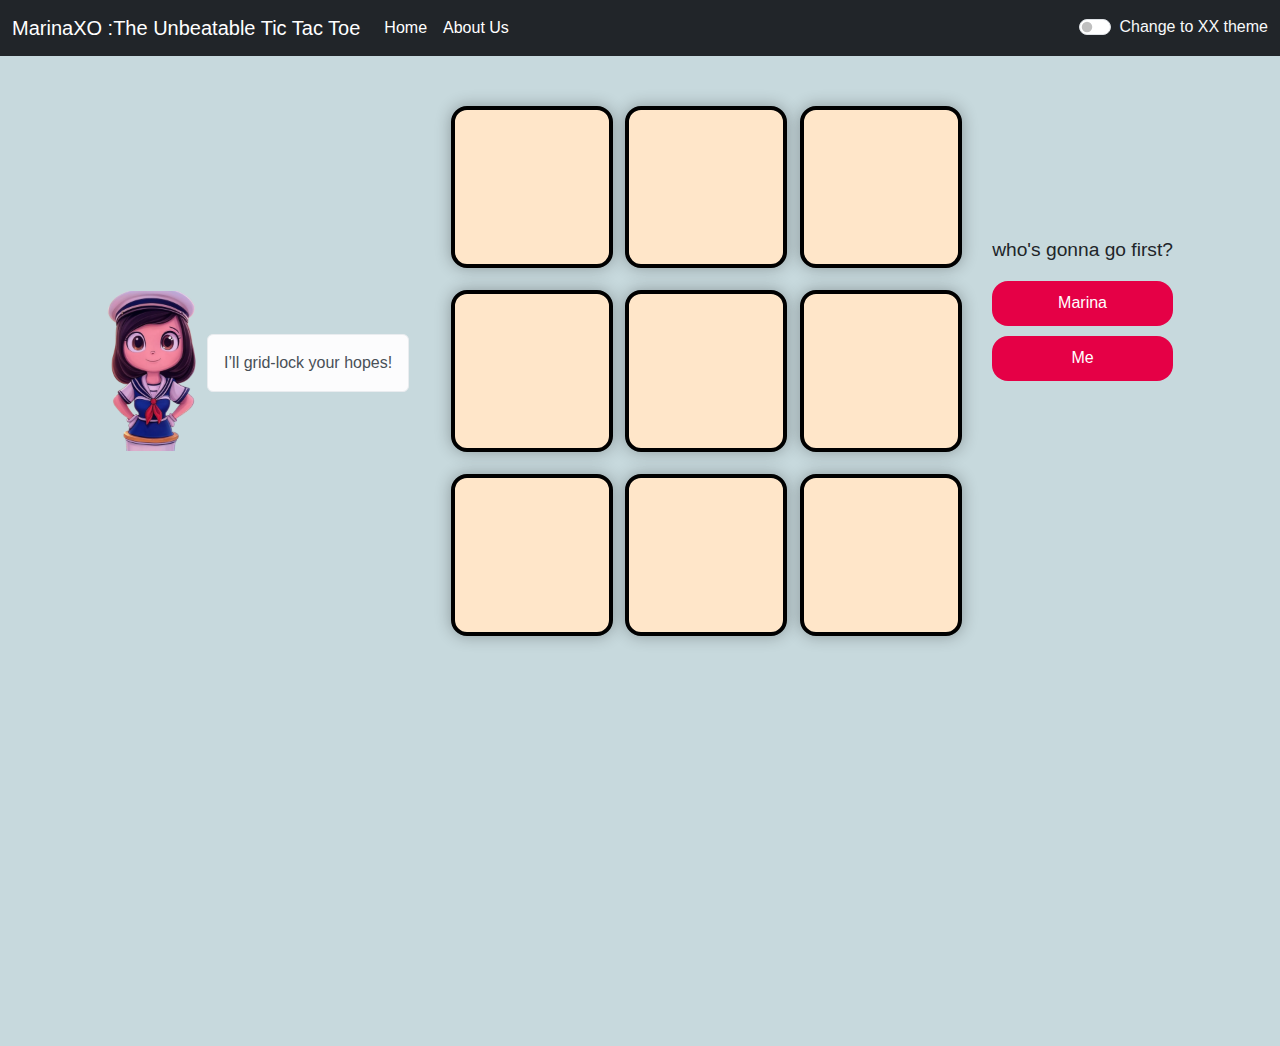
<file: index.html>
<!DOCTYPE html>
<html lang="en">
<head>
    <meta charset="UTF-8">
    <meta name="viewport" content="width=device-width, initial-scale=1.0">
    <title>MarinaXO</title>
</head>
<link rel="stylesheet" href="style.css">
<link href="https://cdn.jsdelivr.net/npm/bootstrap@5.3.3/dist/css/bootstrap.min.css" rel="stylesheet" integrity="sha384-QWTKZyjpPEjISv5WaRU9OFeRpok6YctnYmDr5pNlyT2bRjXh0JMhjY6hW+ALEwIH" crossorigin="anonymous">
<body>
    <nav class="navbar navbar-expand-lg navbar-dark  bg-dark">
        <div class="container-fluid">
          <a class="navbar-brand" href="">MarinaXO :The Unbeatable Tic Tac Toe</a>
          <button class="navbar-toggler" type="button" data-bs-toggle="collapse" data-bs-target="#navbarSupportedContent" aria-controls="navbarSupportedContent" aria-expanded="false" aria-label="Toggle navigation">
            <span class="navbar-toggler-icon"></span>
          </button>
          <div class="collapse navbar-collapse" id="navbarSupportedContent">
            <ul class="navbar-nav me-auto mb-2 mb-lg-0">
              <li class="nav-item">
                <a class="nav-link active" aria-current="page" href="">Home</a>
              </li>
              <li class="nav-item">
                <a class="nav-link active" aria-current="page" href="about.html">About Us</a>
              </li>
            </ul>
            <div class="themebutton"><div class="form-check form-switch text-light ">
                <input class="form-check-input" type="checkbox" role="switch" id="flexSwitchCheckDefault">
                <label class="form-check-label " for="flexSwitchCheckDefault">Change to XX theme</label>
              </div>
            </div>
          </div>
          
        </div>
        
      </nav>
      <div class="body">
        <div class="container">
            <img class="image" src="image1.png" alt="">
            <div  class="alert alert-light" role="alert">
              
               
            </div>
            
            <div class="playarea">
            
                <button id="box" class="box0"></button>
                <button id="box" class="box1"></button>
                <button id="box" class="box2"></button>
                <button id="box" class="box3"></button>
                <button id="box" class="box4"></button>
                <button id="box" class="box5"></button>
                <button id="box" class="box6"></button>
                <button id="box" class="box7"></button>
                <button id="box" class="box8"></button>
        </div>
              <div class="turndecide">
              <p class="headingturn"> who's gonna go first?</p>
              <button class="computer">Marina</button>
              <button class="me">Me</button>
            </div>
            <div class="resultarea">
              <p class="result"></p>
              <button class="playagain">play again</button>
            </div>
    </div>
   
</div>


<script src="script.js"></script>
<script src="bestmoveX.js"></script>
<script src="bestmoveO.js"></script>
<script src="dialogues.js"></script>
<script src="https://cdn.jsdelivr.net/npm/bootstrap@5.3.3/dist/js/bootstrap.bundle.min.js" integrity="sha384-YvpcrYf0tY3lHB60NNkmXc5s9fDVZLESaAA55NDzOxhy9GkcIdslK1eN7N6jIeHz" crossorigin="anonymous"></script>
</body>
</html>
</file>
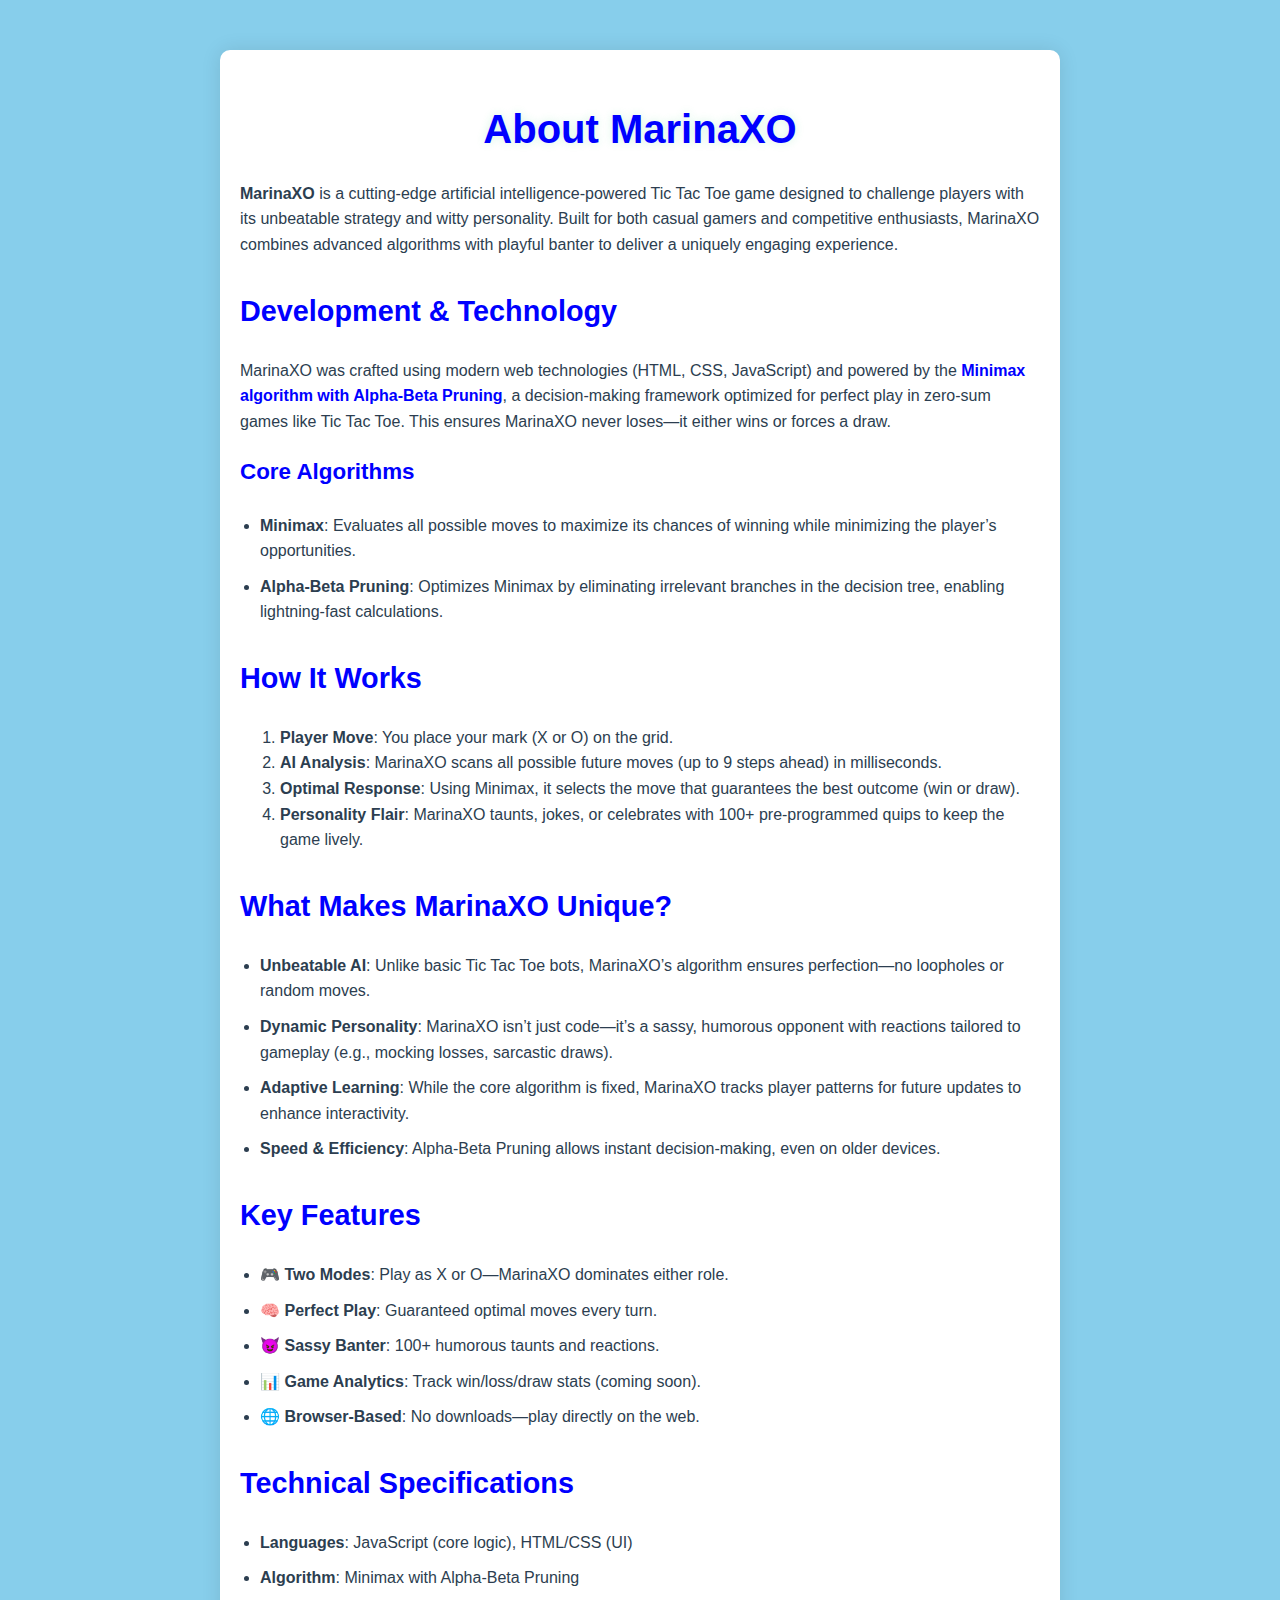
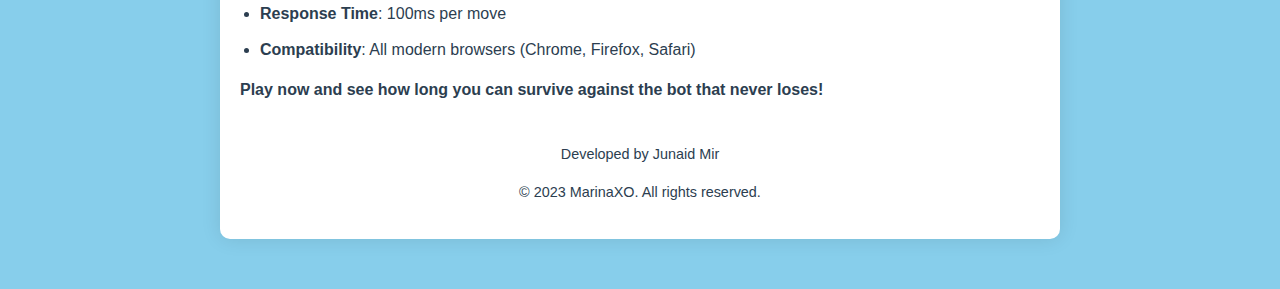
<file: about.html>
<!DOCTYPE html>
<html lang="en">
<head>
    <meta charset="UTF-8">
    <meta name="viewport" content="width=device-width, initial-scale=1.0">
    <title>About MarinaXO - Unbeatable AI Tic Tac Toe</title>
    <style>
        :root {
            --primary:blue; /* Green */
            --secondary: #e74c3c; /* Red */
            --background: #87CEEB; /* Sky blue */
            --text: #2c3e50; /* Dark blue for text */
        }

        body {
            font-family: 'Arial', sans-serif;
            background-color: var(--background);
            color: var(--text);
            margin: 0;
            padding: 0;
            line-height: 1.6;
        }

        .container {
            max-width: 800px;
            margin: 50px auto;
            padding: 20px;
            background: white;
            border-radius: 10px;
            box-shadow: 0 0 20px rgba(0, 0, 0, 0.1);
        }

        h1 {
            color: blue;
            text-align: center;
            font-size: 2.5em;
            margin-bottom: 20px;
            text-shadow: 0 0 10px rgba(46, 204, 113, 0.2);
        }

        h2 {
            color: var(--primary);
            margin-top: 30px;
            font-size: 1.8em;
        }

        h3 {
            color: var(--primary);
            margin-top: 20px;
            font-size: 1.4em;
        }

        p {
            margin: 15px 0;
            color: var(--text);
        }

        ul {
            margin: 15px 0;
            padding-left: 20px;
        }

        ul li {
            margin: 10px 0;
            color: var(--text);
        }

        .highlight {
            color: var(--primary);
            font-weight: bold;
        }

        .marina-logo {
            text-align: center;
            margin-bottom: 20px;
        }

        .marina-logo img {
            width: 100px;
            height: auto;
        }

        .footer {
            text-align: center;
            margin-top: 40px;
            font-size: 0.9em;
            color: #7f8c8d;
        }

        .footer a {
            color: var(--primary);
            text-decoration: none;
        }

        .footer a:hover {
            text-decoration: underline;
        }
    </style>
</head>
<body>
    <div class="container">
        <div class="marina-logo">
            <!-- Add your logo here -->
            
        </div>
        <h1>About MarinaXO</h1>
        <p><strong>MarinaXO</strong> is a cutting-edge artificial intelligence-powered Tic Tac Toe game designed to challenge players with its unbeatable strategy and witty personality. Built for both casual gamers and competitive enthusiasts, MarinaXO combines advanced algorithms with playful banter to deliver a uniquely engaging experience.</p>

        <h2>Development & Technology</h2>
        <p>MarinaXO was crafted using modern web technologies (HTML, CSS, JavaScript) and powered by the <span class="highlight">Minimax algorithm with Alpha-Beta Pruning</span>, a decision-making framework optimized for perfect play in zero-sum games like Tic Tac Toe. This ensures MarinaXO never loses—it either wins or forces a draw.</p>

        <h3>Core Algorithms</h3>
        <ul>
            <li><strong>Minimax</strong>: Evaluates all possible moves to maximize its chances of winning while minimizing the player’s opportunities.</li>
            <li><strong>Alpha-Beta Pruning</strong>: Optimizes Minimax by eliminating irrelevant branches in the decision tree, enabling lightning-fast calculations.</li>
        </ul>

        <h2>How It Works</h2>
        <ol>
            <li><strong>Player Move</strong>: You place your mark (X or O) on the grid.</li>
            <li><strong>AI Analysis</strong>: MarinaXO scans all possible future moves (up to 9 steps ahead) in milliseconds.</li>
            <li><strong>Optimal Response</strong>: Using Minimax, it selects the move that guarantees the best outcome (win or draw).</li>
            <li><strong>Personality Flair</strong>: MarinaXO taunts, jokes, or celebrates with 100+ pre-programmed quips to keep the game lively.</li>
        </ol>

        <h2>What Makes MarinaXO Unique?</h2>
        <ul>
            <li><strong>Unbeatable AI</strong>: Unlike basic Tic Tac Toe bots, MarinaXO’s algorithm ensures perfection—no loopholes or random moves.</li>
            <li><strong>Dynamic Personality</strong>: MarinaXO isn’t just code—it’s a sassy, humorous opponent with reactions tailored to gameplay (e.g., mocking losses, sarcastic draws).</li>
            <li><strong>Adaptive Learning</strong>: While the core algorithm is fixed, MarinaXO tracks player patterns for future updates to enhance interactivity.</li>
            <li><strong>Speed & Efficiency</strong>: Alpha-Beta Pruning allows instant decision-making, even on older devices.</li>
        </ul>

        <h2>Key Features</h2>
        <ul>
            <li>🎮 <strong>Two Modes</strong>: Play as X or O—MarinaXO dominates either role.</li>
            <li>🧠 <strong>Perfect Play</strong>: Guaranteed optimal moves every turn.</li>
            <li>😈 <strong>Sassy Banter</strong>: 100+ humorous taunts and reactions.</li>
            <li>📊 <strong>Game Analytics</strong>: Track win/loss/draw stats (coming soon).</li>
            <li>🌐 <strong>Browser-Based</strong>: No downloads—play directly on the web.</li>
        </ul>

        <h2>Technical Specifications</h2>
        <ul>
            <li><strong>Languages</strong>: JavaScript (core logic), HTML/CSS (UI)</li>
            <li><strong>Algorithm</strong>: Minimax with Alpha-Beta Pruning</li>
            <li><strong>Response Time</strong>:  100ms per move </li>
            <li><strong>Compatibility</strong>: All modern browsers (Chrome, Firefox, Safari)</li>
        </ul>

        
        <p><strong>Play now and see how long you can survive against the bot that never loses!</strong></p>

        <div class="footer">
            <p>Developed by Junaid Mir</p>
            <p>&copy; 2023 MarinaXO. All rights reserved.</p>
        </div>
    </div>
</body>
</file>
<file: style.css>
*{
    margin: 0;
    padding: 0;
    font-family: 'Trebuchet MS', 'Lucida Sans Unicode', 'Lucida Grande', 'Lucida Sans', Arial, sans-serif;
     
}

.body {
   background-color: #C7D9DD;
   height: 110vh;
   
}
.container{
    
    height: 70vh;
    /* border: 1px solid black; */
    justify-content: center;
    align-items: center;
    display: flex;
    flex-wrap: wrap;
}

.playarea{
    height: 60vmin;
    /* border: 1px solid black; */
    width: 60vmin;
    display: flex;
    flex-wrap: wrap;
    justify-content: center;
    align-items: center;
    gap: 1.4vmin;
    /* position: relative; */
}


 #box{
    height: 18vmin;
    width: 18vmin;
    border: 4px solid black;
    border-radius: 1rem;
    background-color:#FFE6C9;
    box-shadow: 0 0 1rem rgba(0,0,0,0.3);
    font-size: 10vmin;
    color: #b0413e;
    justify-content: center;
    align-items: center;
    display: flex;
    font-weight: 1000;
    

} 
.image{
    /* height: 1%; */
    width: 10vh;
    margin-right: 10px;
    margin-bottom: 0;
    /* position: absolute;
    top: 10vh; */
}
.turndecide{
    /* border: 1px solid black; */
    height: 30vmin;
    /* width: 18vmin; */
    margin-left: 1rem;
    display: block;
    align-items: center;
    justify-self: center;
}
.headingturn{
   font-size: larger;
}
.computer,.me{
    height: 5vh;
    width: 100%;
    margin-bottom: 10px;
    border-radius: 1rem;
    background-color:#E50046 ;
    color: #fff;
    border: none;
    /* font-size: x-large; */
    
}
.alert
{
    max-width: 15rem;
    margin-right: 3vmin;
}
.resultarea{
   
    margin: 0;
    padding: 0;
    font-size: xx-large;
    color: green;
    justify-content: center;
    align-items: center;
    display: none;
}
.playagain{
background-color: #E50046;
color: white;
border-radius: 1rem;
text-transform: capitalize;
height: 7vh;
width: 30vh;
border: 0;

}
.result{
    margin-left: 1rem;
}
</file>
